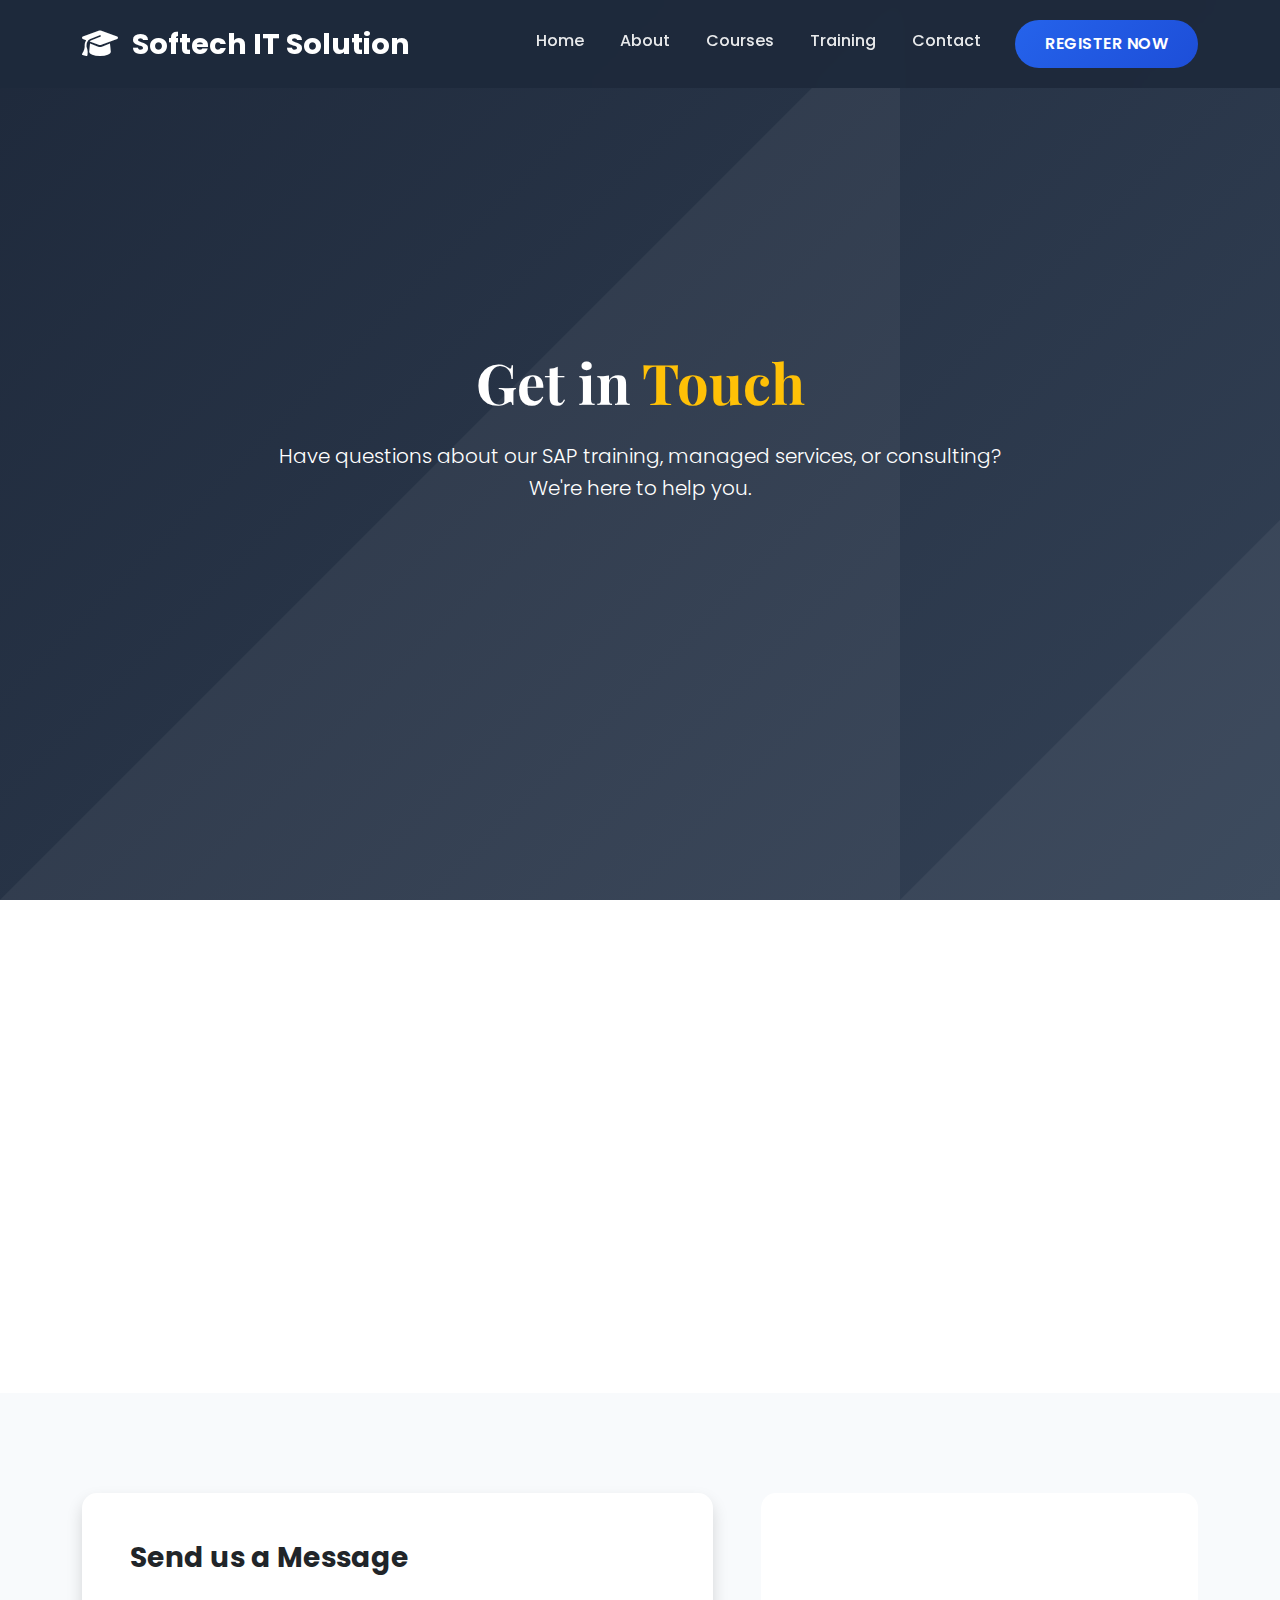
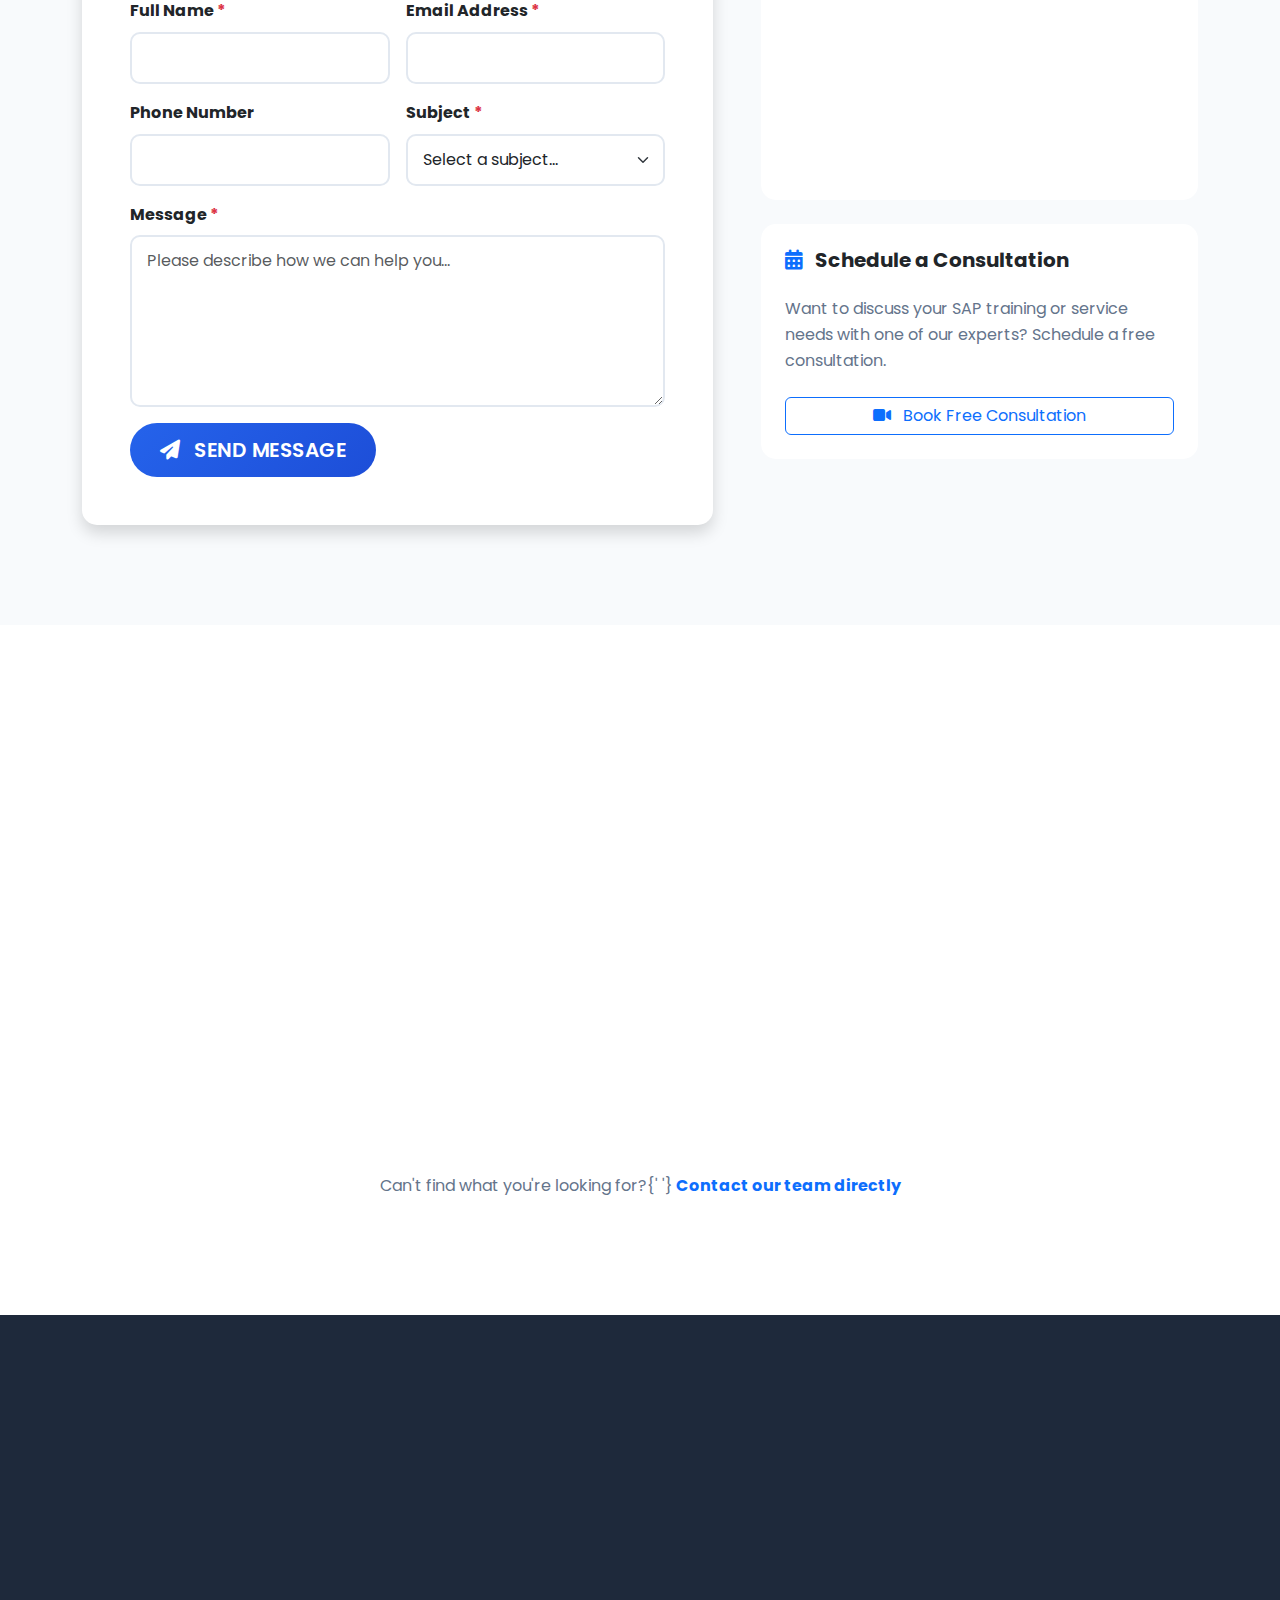
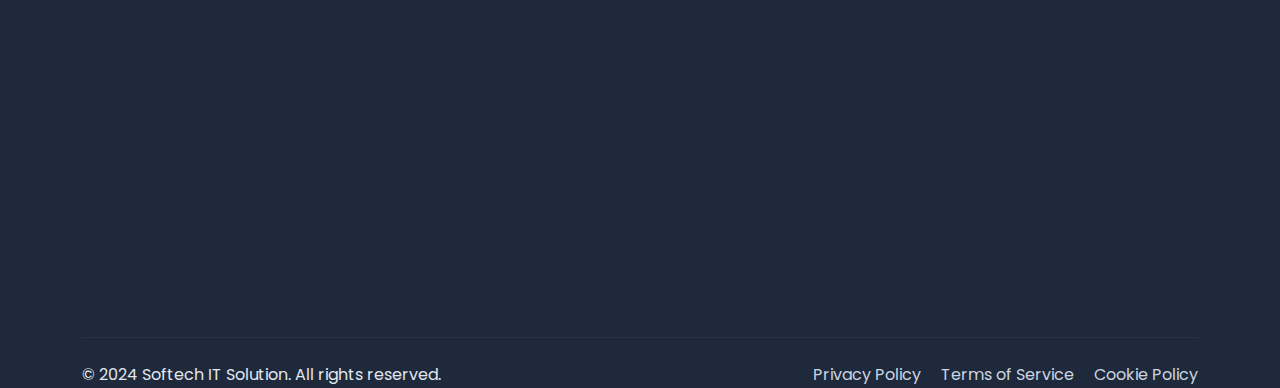
<file: pages/contact.html>
<!DOCTYPE html>
<html lang="en">

<head>
    <meta charset="UTF-8">
    <meta name="viewport" content="width=device-width, initial-scale=1.0">
    <title>Softech IT Solution - Contact Us</title>
    <meta name="description"
        content="Get in touch with Softech IT Solution. Find our contact information and location.">
    <meta name="author" content="Softech IT Solution">

    <!-- Bootstrap CSS -->
    <link href="https://cdn.jsdelivr.net/npm/bootstrap@5.3.0/dist/css/bootstrap.min.css" rel="stylesheet">
    <!-- Font Awesome -->
    <link rel="stylesheet" href="https://cdnjs.cloudflare.com/ajax/libs/font-awesome/6.4.0/css/all.min.css">
    <!-- Google Fonts -->
    <link
        href="https://fonts.googleapis.com/css2?family=Poppins:wght@300;400;500;600;700&family=Playfair+Display:wght@400;500;600;700&display=swap"
        rel="stylesheet">
    <!-- Custom CSS -->
    <link rel="stylesheet" href="../assests/css/style.css">
</head>

<body>
    <!-- Navigation -->
    <nav class="navbar navbar-expand-lg fixed-top navbar-custom" id="navbar">
        <div class="container">
            <a class="navbar-brand animate-fadeInLeft" href="/">
                <i class="fas fa-graduation-cap me-2"></i>
                Softech IT Solution
            </a>

            <button class="navbar-toggler" type="button" data-bs-toggle="collapse" data-bs-target="#navbarNav">
                <span class="navbar-toggler-icon text-light"></span>
            </button>

            <div class="collapse navbar-collapse" id="navbarNav">
                <ul class="navbar-nav ms-auto">
                    <li class="nav-item">
                        <a class="nav-link active" href="/">Home</a>
                    </li>
                    <li class="nav-item">
                        <a class="nav-link" href="/pages/about.html">About</a>
                    </li>
                    <li class="nav-item">
                        <a class="nav-link" href="/pages/courses.html">Courses</a>
                    </li>
                    <li class="nav-item">
                        <a class="nav-link" href="/pages/training.html">Training</a>
                    </li>
                    <li class="nav-item">
                        <a class="nav-link" href="/pages/contact.html">Contact</a>
                    </li>
                    <li class="nav-item ms-3">
                        <a class="btn btn-primary-custom" href="/pages/register.html">Register Now</a>
                    </li>
                </ul>
            </div>
        </div>
    </nav>

    <!-- Hero Section -->
    <section class="hero-section">
        <div class="container">
            <div class="row justify-content-center text-center">
                <div class="col-lg-8">
                    <div class="animate-fadeInUp">
                        <h1 class="display-4 fw-bold text-white mb-4 font-playfair">
                            Get in <span class="text-warning">Touch</span>
                        </h1>
                        <p class="lead text-white mb-5">
                            Have questions about our SAP training, managed services, or consulting? We're here to help
                            you.
                        </p>
                    </div>
                </div>
            </div>
        </div>
    </section>

    <!-- Contact Info -->
    <section class="section-padding">
        <div class="container">
            <div class="row g-4 mb-5">
                <div class="col-lg-4 col-md-6">
                    <div class="text-center animate-fadeInUp">
                        <div class="feature-icon mb-4">
                            <i class="fas fa-map-marker-alt"></i>
                        </div>
                        <h5 class="fw-bold mb-3">Our Location</h5>
                        <p class="text-muted mb-1">Pristine Green, I 407, Gate No 216/1 (P)</p>
                        <p class="text-muted mb-1">Moshi Haveli Pune, Pimpri Chinchwad</p>
                        <p class="text-muted">Maharashtra 412105</p>
                    </div>
                </div>
                <div class="col-lg-4 col-md-6">
                    <div class="text-center animate-fadeInUp" style="animation-delay: 0.1s">
                        <div class="feature-icon mb-4">
                            <i class="fas fa-phone"></i>
                        </div>
                        <h5 class="fw-bold mb-3">Phone Number</h5>
                        <p class="text-muted mb-1">+91 95616 59590</p>
                        <p class="text-muted">Available during office hours</p>
                    </div>
                </div>
                <div class="col-lg-4 col-md-6">
                    <div class="text-center animate-fadeInUp" style="animation-delay: 0.2s">
                        <div class="feature-icon mb-4">
                            <i class="fas fa-envelope"></i>
                        </div>
                        <h5 class="fw-bold mb-3">Email Address</h5>
                        <p class="text-muted mb-1">info@softechit.co.in</p>
                        <p class="text-muted mb-1">admissions@softechit.co.in</p>
                        <p class="text-muted">support@softechit.co.in</p>
                    </div>
                </div>
            </div>
        </div>
    </section>

    <!-- Contact Form & Map -->
    <section class="section-padding bg-light">
        <div class="container">
            <div class="row g-5">
                <!-- Contact Form -->
                <div class="col-lg-7">
                    <div class="card card-hover shadow">
                        <div class="card-body p-5">
                            <h3 class="fw-bold mb-4">Send us a Message</h3>
                            <form>
                                <div class="row g-3">
                                    <div class="col-md-6">
                                        <label for="name" class="form-label fw-bold">
                                            Full Name <span class="text-danger">*</span>
                                        </label>
                                        <input type="text" class="form-control" id="name" name="name" required>
                                    </div>

                                    <div class="col-md-6">
                                        <label for="email" class="form-label fw-bold">
                                            Email Address <span class="text-danger">*</span>
                                        </label>
                                        <input type="email" class="form-control" id="email" name="email" required>
                                    </div>

                                    <div class="col-md-6">
                                        <label for="phone" class="form-label fw-bold">
                                            Phone Number
                                        </label>
                                        <input type="tel" class="form-control" id="phone" name="phone">
                                    </div>

                                    <div class="col-md-6">
                                        <label for="subject" class="form-label fw-bold">
                                            Subject <span class="text-danger">*</span>
                                        </label>
                                        <select class="form-select" id="subject" name="subject" required>
                                            <option value="">Select a subject...</option>
                                            <option value="general">General Inquiry</option>
                                            <option value="admissions">SAP Training Admissions</option>
                                            <option value="courses">SAP Course Information</option>
                                            <option value="corporate">Corporate SAP Training</option>
                                            <option value="technical">Technical Support (SAP)</option>
                                            <option value="billing">Billing & Payment</option>
                                            <option value="services">SAP Managed Services/Consulting</option>
                                        </select>
                                    </div>

                                    <div class="col-12">
                                        <label for="message" class="form-label fw-bold">
                                            Message <span class="text-danger">*</span>
                                        </label>
                                        <textarea class="form-control" id="message" name="message" rows="6" placeholder="Please describe how we can help you...
                                            "></textarea>
                                    </div>

                                    <div class="col-12">
                                        <button type="submit" class="btn btn-primary-custom btn-lg">
                                            <i class="fas fa-paper-plane me-2"></i>
                                            Send Message
                                        </button>
                                    </div>
                                </div>
                            </form>
                        </div>
                    </div>
                </div>

                <!-- Map & Additional Info -->
                <div class="col-lg-5">
                    <div class="mb-4">
                        <div class="card">
                            <div class="card-body p-0">
                                <iframe
                                    src="https://www.google.com/maps/embed?pb=!1m18!1m12!1m3!1d3777.9199094406297!2d73.8268743!3d18.805926700000002!2m3!1f0!2f0!3f0!3m2!1i1024!2i768!4f13.1!3m3!1m2!1s0x3bc2c67f87762e9b%3A0x6b9520d1df067364!2sPristine%20Green!5e0!3m2!1sen!2sin!4v1717823164729!5m2!1sen!2sin"
                                    width="100%" height="300" style="border: 0;" allowfullscreen="" loading="lazy"
                                    referrerpolicy="no-referrer-when-downgrade"></iframe>
                            </div>
                        </div>
                    </div>

                    <div class="card">
                        <div class="card-body p-4">
                            <h5 class="fw-bold mb-4">
                                <i class="fas fa-calendar-alt text-primary me-2"></i>
                                Schedule a Consultation
                            </h5>
                            <p class="text-muted mb-4">
                                Want to discuss your SAP training or service needs with one of our experts?
                                Schedule a free consultation.
                            </p>
                            <div class="d-grid">
                                <a href="contact.html" class="btn btn-outline-primary">
                                    <i class="fas fa-video me-2"></i>
                                    Book Free Consultation
                                </a>
                            </div>
                        </div>
                    </div>
                </div>
            </div>
        </div>
    </section>

    <!-- FAQ Section -->
    <section class="section-padding">
        <div class="container">
            <div class="row justify-content-center">
                <div class="col-lg-8">
                    <div class="text-center mb-5">
                        <h2 class="display-6 fw-bold mb-3 font-playfair animate-fadeInUp">
                            Frequently Asked <span class="text-primary-custom">Questions</span>
                        </h2>
                        <p class="lead text-muted animate-fadeInUp">
                            Quick answers to common questions about our SAP services and training
                        </p>
                    </div>

                    <div class="accordion" id="faqAccordion">
                        <div class="accordion-item mb-3 animate-fadeInUp">
                            <h2 class="accordion-header">
                                <button class="accordion-button collapsed fw-bold" type="button"
                                    data-bs-toggle="collapse" data-bs-target="#faq0">
                                    What SAP training programs do you offer?
                                </button>
                            </h2>
                            <div id="faq0" class="accordion-collapse collapse" data-bs-parent="#faqAccordion">
                                <div class="accordion-body text-muted">
                                    We offer comprehensive training in various SAP functional and technical modules,
                                    including MM, SD, FICO, ABAP, and more. Visit our Courses page for a full list.
                                </div>
                            </div>
                        </div>

                        <div class="accordion-item mb-3 animate-fadeInUp" style="animation-delay: 0.1s">
                            <h2 class="accordion-header">
                                <button class="accordion-button collapsed fw-bold" type="button"
                                    data-bs-toggle="collapse" data-bs-target="#faq1">
                                    Do you provide placement assistance after SAP training?
                                </button>
                            </h2>
                            <div id="faq1" class="accordion-collapse collapse" data-bs-parent="#faqAccordion">
                                <div class="accordion-body text-muted">
                                    Yes, we provide placement assistance to help our students find job opportunities in
                                    the SAP ecosystem after completing their training.
                                </div>
                            </div>
                        </div>

                        <div class="accordion-item mb-3 animate-fadeInUp" style="animation-delay: 0.2s">
                            <h2 class="accordion-header">
                                <button class="accordion-button collapsed fw-bold" type="button"
                                    data-bs-toggle="collapse" data-bs-target="#faq2">
                                    What are your SAP managed services?
                                </button>
                            </h2>
                            <div id="faq2" class="accordion-collapse collapse" data-bs-parent="#faqAccordion">
                                <div class="accordion-body text-muted">
                                    Our managed services cover a wide range of SAP support, including Basis support,
                                    functional support, S/4HANA services, GST migration, and more.
                                </div>
                            </div>
                        </div>

                        <div class="accordion-item mb-3 animate-fadeInUp" style="animation-delay: 0.3s">
                            <h2 class="accordion-header">
                                <button class="accordion-button collapsed fw-bold" type="button"
                                    data-bs-toggle="collapse" data-bs-target="#faq3">
                                    How can we inquire about SAP consulting services?
                                </button>
                            </h2>
                            <div id="faq3" class="accordion-collapse collapse" data-bs-parent="#faqAccordion">
                                <div class="accordion-body text-muted">
                                    You can contact us directly via the form above, email, or phone to discuss your
                                    specific SAP consulting needs. We offer customized solutions.
                                </div>
                            </div>
                        </div>
                    </div>

                    <div class="text-center mt-5">
                        <p class="text-muted">
                            Can't find what you're looking for?{' '}
                            <a href="contact.html" class="text-primary text-decoration-none fw-bold">
                                Contact our team directly
                            </a>
                        </p>
                    </div>
                </div>
            </div>
        </div>
    </section>

    <!-- Footer -->
    <footer class="footer-custom">
        <div class="container">
            <div class="row section-padding">
                <div class="col-lg-4 col-md-6 mb-4">
                    <div class="animate-fadeInUp">
                        <h3 class="font-playfair mb-4">
                            <i class="fas fa-graduation-cap me-2 text-secondary-custom"></i>
                            Softech IT Solution
                        </h3>
                        <p class="mb-4">
                            Empowering minds, shaping futures. We provide world-class education and training
                            to help you achieve your professional goals and unlock your potential.
                        </p>
                        <div class="d-flex gap-3">
                            <a href="#" class="text-decoration-none">
                                <i class="fab fa-facebook-f fs-5"></i>
                            </a>
                            <a href="#" class="text-decoration-none">
                                <i class="fab fa-twitter fs-5"></i>
                            </a>
                            <a href="#" class="text-decoration-none">
                                <i class="fab fa-linkedin-in fs-5"></i>
                            </a>
                            <a href="#" class="text-decoration-none">
                                <i class="fab fa-instagram fs-5"></i>
                            </a>
                        </div>
                    </div>
                </div>

                <div class="col-lg-2 col-md-6 mb-4">
                    <div class="animate-fadeInUp" style="animation-delay: 0.1s">
                        <h5 class="mb-4 text-secondary-custom">Quick Links</h5>
                        <ul class="list-unstyled">
                            <li class="mb-2">
                                <a href="/">Home</a>
                            </li>
                            <li class="mb-2">
                                <a href="about.html" class="text-decoration-none">About Us</a>
                            </li>
                            <li class="mb-2">
                                <a href="courses.html" class="text-decoration-none">Courses</a>
                            </li>
                            <li class="mb-2">
                                <a href="training.html" class="text-decoration-none">Training</a>
                            </li>
                            <li class="mb-2">
                                <a href="contact.html" class="text-decoration-none">Contact</a>
                            </li>
                        </ul>
                    </div>
                </div>

                <div class="col-lg-3 col-md-6 mb-4">
                    <div class="animate-fadeInUp" style="animation-delay: 0.2s">
                        <h5 class="mb-4 text-secondary-custom">Popular Courses</h5>
                        <ul class="list-unstyled">
                            <li class="mb-2">
                                <a href="course-detail.html?course=web-development" class="text-decoration-none">Web
                                    Development</a>
                            </li>
                            <li class="mb-2">
                                <a href="course-detail.html?course=data-science" class="text-decoration-none">Data
                                    Science</a>
                            </li>
                            <li class="mb-2">
                                <a href="digital-marketing" class="text-decoration-none">Digital Marketing</a>
                            </li>
                            <li class="mb-2">
                                <a href="mobile-development" class="text-decoration-none">Mobile Development</a>
                            </li>
                            <li class="mb-2">
                                <a href="ui-ux-design" class="text-decoration-none">UI/UX
                                    Design</a>
                            </li>
                        </ul>
                    </div>
                </div>

                <div class="col-lg-3 col-md-6 mb-4">
                    <div class="animate-fadeInUp" style="animation-delay: 0.3s">
                        <h5 class="mb-4 text-secondary-custom">Contact Info</h5>
                        <div class="mb-3">
                            <i class="fas fa-map-marker-alt me-3 text-secondary-custom"></i>
                            <span>Pristine Green , I 407 , Gate No 216/1 (P) Moshi Haveli Pune, Pimpri Chinchwad
                                Maharashtra 412105</span>
                        </div>
                        <div class="mb-3">
                            <i class="fas fa-phone me-3 text-secondary-custom"></i>
                            <span>+91 95616 59590</span>
                        </div>
                        <div class="mb-3">
                            <i class="fas fa-envelope me-3 text-secondary-custom"></i>
                            <span>info@softechit.co.in</span>
                        </div>
                        <div class="mb-3">
                            <i class="fas fa-envelope me-3 text-secondary-custom"></i>
                            <span>admissions@softechit.co.in</span>
                        </div>
                        <div class="mb-3">
                            <i class="fas fa-envelope me-3 text-secondary-custom"></i>
                            <span>support@softechit.co.in</span>
                        </div>
                        <div class="mb-3">
                            <i class="fas fa-clock me-3 text-secondary-custom"></i>
                            <span>Mon - Fri: 9:00 AM - 6:00 PM</span>
                        </div>
                    </div>
                </div>
            </div>

            <hr class="my-4" style="border-color: #4a5568;">

            <div class="row align-items-center">
                <div class="col-md-6">
                    <p class="mb-0 text-center text-md-start">
                        © 2024 Softech IT Solution. All rights reserved.
                    </p>
                </div>
                <div class="col-md-6">
                    <div class="text-center text-md-end">
                        <a href="#" class="text-decoration-none me-3">Privacy Policy</a>
                        <a href="#" class="text-decoration-none me-3">Terms of Service</a>
                        <a href="#" class="text-decoration-none">Cookie Policy</a>
                    </div>
                </div>
            </div>
        </div>
    </footer>

    <!-- Bootstrap JS -->
    <script src="https://cdn.jsdelivr.net/npm/bootstrap@5.3.0/dist/js/bootstrap.bundle.min.js"></script>
    <!-- Custom JS -->
    <script src="../assests/js/main.js"></script>
</body>

</html>
</file>
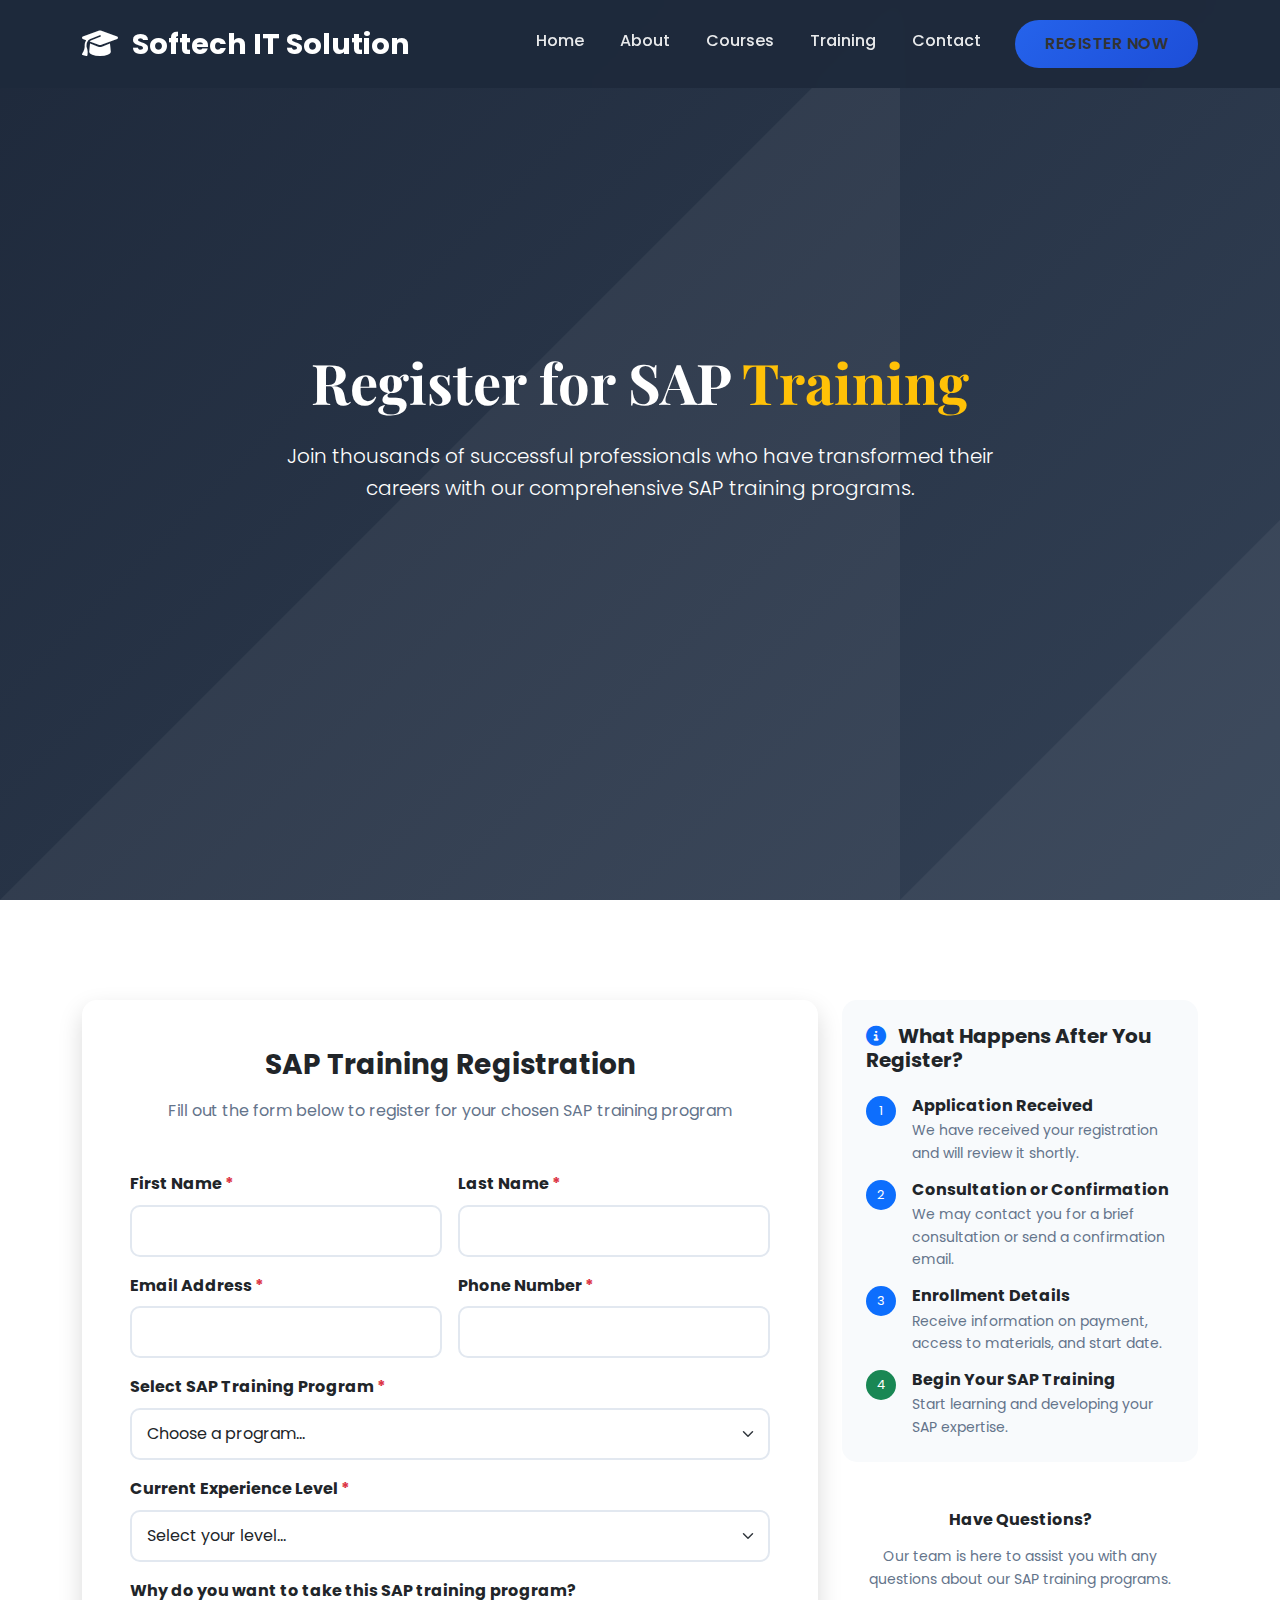
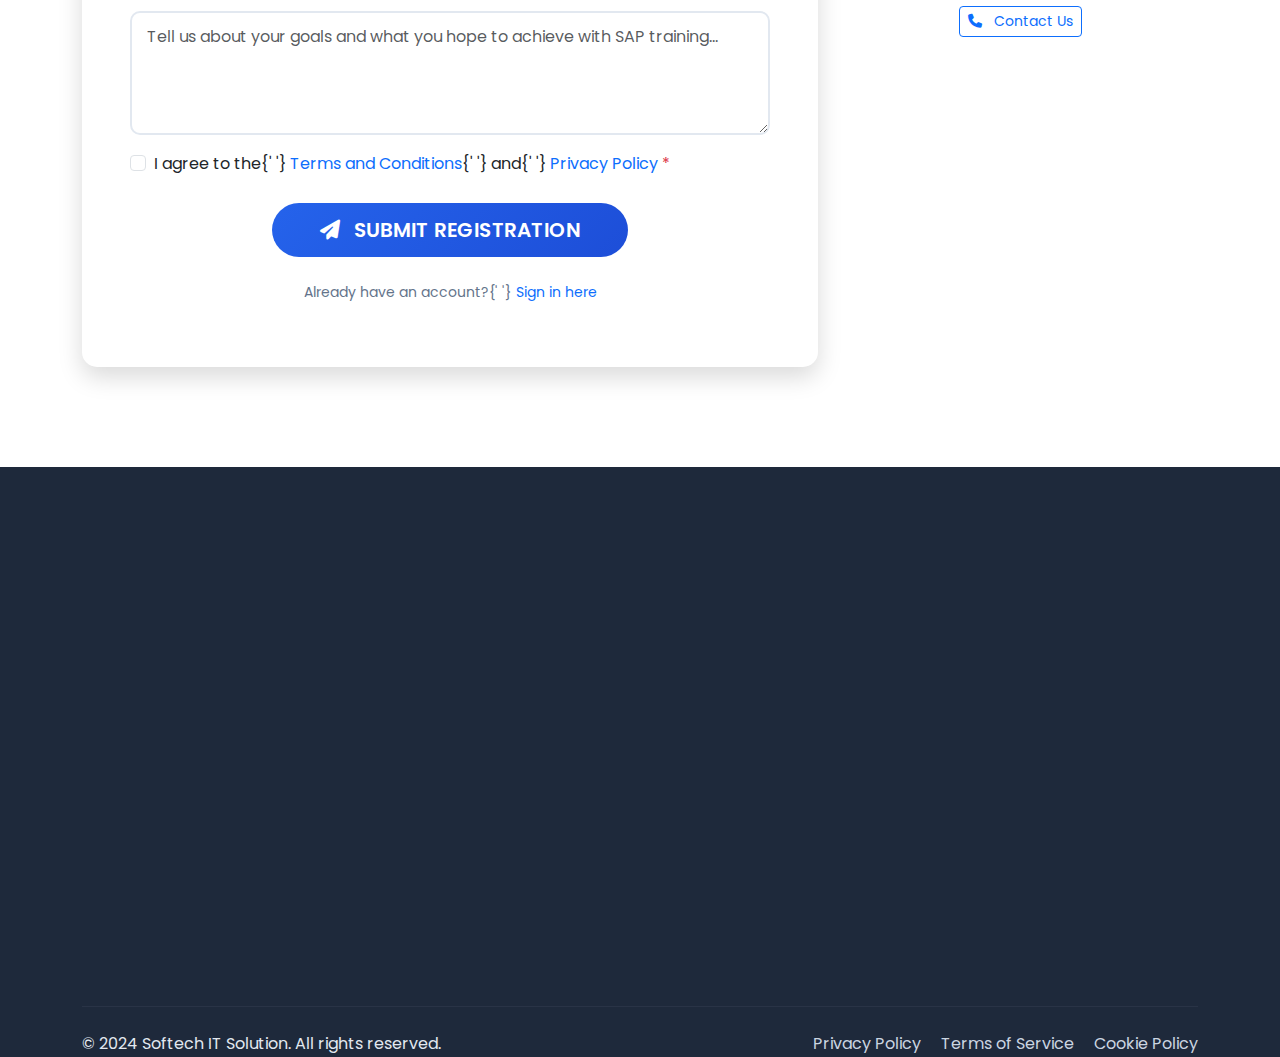
<file: pages/register.html>
<!DOCTYPE html>
<html lang="en">

<head>
    <meta charset="UTF-8">
    <meta name="viewport" content="width=device-width, initial-scale=1.0">
    <title>Softech IT Solution - Register Now</title>
    <meta name="description" content="Register for a course or training program at Softech IT Solution.">
    <meta name="author" content="Softech IT Solution">

    <!-- Bootstrap CSS -->
    <link href="https://cdn.jsdelivr.net/npm/bootstrap@5.3.0/dist/css/bootstrap.min.css" rel="stylesheet">
    <!-- Font Awesome -->
    <link rel="stylesheet" href="https://cdnjs.cloudflare.com/ajax/libs/font-awesome/6.4.0/css/all.min.css">
    <!-- Google Fonts -->
    <link
        href="https://fonts.googleapis.com/css2?family=Poppins:wght@300;400;500;600;700&family=Playfair+Display:wght@400;500;600;700&display=swap"
        rel="stylesheet">
    <!-- Custom CSS -->
    <link rel="stylesheet" href="../assests/css/style.css">
</head>

<body>
    <!-- Navigation -->
    <nav class="navbar navbar-expand-lg fixed-top navbar-custom" id="navbar">
        <div class="container">
            <a class="navbar-brand animate-fadeInLeft" href="/">
                <i class="fas fa-graduation-cap me-2"></i>
                Softech IT Solution
            </a>

            <button class="navbar-toggler" type="button" data-bs-toggle="collapse" data-bs-target="#navbarNav">
                <span class="navbar-toggler-icon text-light"></span>
            </button>

            <div class="collapse navbar-collapse" id="navbarNav">
                <ul class="navbar-nav ms-auto">
                    <li class="nav-item">
                        <a class="nav-link" href="/">Home</a>
                    </li>
                    <li class="nav-item">
                        <a class="nav-link" href="/pages/about.html">About</a>
                    </li>
                    <li class="nav-item">
                        <a class="nav-link" href="/pages/courses.html">Courses</a>
                    </li>
                    <li class="nav-item">
                        <a class="nav-link" href="/pages/training.html">Training</a>
                    </li>
                    <li class="nav-item">
                        <a class="nav-link" href="/pages/contact.html">Contact</a>
                    </li>
                    <li class="nav-item ms-3">
                        <a class="btn btn-primary-custom active" href="/pages/register.html">Register Now</a>
                    </li>
                </ul>
            </div>
        </div>
    </nav>

    <!-- Hero Section -->
    <section class="hero-section">
        <div class="container">
            <div class="row justify-content-center text-center">
                <div class="col-lg-8">
                    <div class="animate-fadeInUp">
                        <h1 class="display-4 fw-bold text-white mb-4 font-playfair">
                            Register for SAP <span class="text-warning">Training</span>
                        </h1>
                        <p class="lead text-white mb-5">
                            Join thousands of successful professionals who have transformed their careers
                            with our comprehensive SAP training programs.
                        </p>
                    </div>
                </div>
            </div>
        </div>
    </section>

    <!-- Registration Form -->
    <section class="section-padding">
        <div class="container">
            <div class="row justify-content-center">
                <div class="col-lg-8">
                    <div class="card card-hover shadow-lg">
                        <div class="card-body p-5">
                            <div class="text-center mb-5">
                                <h2 class="h3 fw-bold mb-3">SAP Training Registration</h2>
                                <p class="text-muted">Fill out the form below to register for your chosen SAP training
                                    program</p>
                            </div>

                            <form>
                                <div class="row g-3">
                                    <!-- Personal Information -->
                                    <div class="col-md-6">
                                        <label for="firstName" class="form-label fw-bold">
                                            First Name <span class="text-danger">*</span>
                                        </label>
                                        <input type="text" class="form-control" id="firstName" name="firstName"
                                            required>
                                    </div>

                                    <div class="col-md-6">
                                        <label for="lastName" class="form-label fw-bold">
                                            Last Name <span class="text-danger">*</span>
                                        </label>
                                        <input type="text" class="form-control" id="lastName" name="lastName" required>
                                    </div>

                                    <div class="col-md-6">
                                        <label for="email" class="form-label fw-bold">
                                            Email Address <span class="text-danger">*</span>
                                        </label>
                                        <input type="email" class="form-control" id="email" name="email" required>
                                    </div>

                                    <div class="col-md-6">
                                        <label for="phone" class="form-label fw-bold">
                                            Phone Number <span class="text-danger">*</span>
                                        </label>
                                        <input type="tel" class="form-control" id="phone" name="phone" required>
                                    </div>

                                    <!-- Course Selection -->
                                    <div class="col-12">
                                        <label for="course" class="form-label fw-bold">
                                            Select SAP Training Program <span class="text-danger">*</span>
                                        </label>
                                        <select class="form-select" id="course" name="course" required>
                                            <option value="">Choose a program...</option>
                                            <option value="sap-mm-ewm">SAP MM / EWM Training</option>
                                            <option value="sap-abap">SAP ABAP on HANA / Workflow / RAP / BTP</option>
                                            <option value="sap-fico">SAP FICO Training</option>
                                            <option value="sap-pp-qm">SAP PP / QM Training</option>
                                            <option value="sap-hcm">SAP HCM / Success factor Training</option>
                                            <option value="sap-ariba">SAP ARIBA Course</option>
                                            <option value="sap-pm">SAP PM Course</option>
                                            <option value="sap-abap-hana">SAP ABAP ON HANA</option>
                                        </select>
                                    </div>

                                    <!-- Experience Level -->
                                    <div class="col-12">
                                        <label for="experience" class="form-label fw-bold">
                                            Current Experience Level <span class="text-danger">*</span>
                                        </label>
                                        <select class="form-select" id="experience" name="experience" required>
                                            <option value="">Select your level...</option>
                                            <option value="beginner">Beginner - No prior SAP experience</option>
                                            <option value="some-experience">Some SAP Experience - Basic knowledge
                                            </option>
                                            <option value="intermediate">Intermediate - 1-3 years SAP experience
                                            </option>
                                            <option value="advanced">Advanced - 3+ years SAP experience</option>
                                        </select>
                                    </div>

                                    <!-- Motivation -->
                                    <div class="col-12">
                                        <label for="motivation" class="form-label fw-bold">
                                            Why do you want to take this SAP training program?
                                        </label>
                                        <textarea class="form-control" id="motivation" name="motivation" rows="4"
                                            placeholder="Tell us about your goals and what you hope to achieve with SAP training..."></textarea>
                                    </div>

                                    <!-- Terms and Conditions -->
                                    <div class="col-12">
                                        <div class="form-check">
                                            <input class="form-check-input" type="checkbox" id="agreeTerms"
                                                name="agreeTerms" required>
                                            <label class="form-check-label" for="agreeTerms">
                                                I agree to the{' '}
                                                <a href="#" class="text-primary text-decoration-none">Terms and
                                                    Conditions</a>{' '}
                                                and{' '}
                                                <a href="#" class="text-primary text-decoration-none">Privacy Policy</a>
                                                <span class="text-danger">*</span>
                                            </label>
                                        </div>
                                    </div>

                                    <!-- Submit Button -->
                                    <div class="col-12 text-center mt-4">
                                        <button type="submit" class="btn btn-primary-custom btn-lg px-5">
                                            <i class="fas fa-paper-plane me-2"></i>
                                            Submit Registration
                                        </button>
                                    </div>
                                </div>
                            </form>

                            <div class="text-center mt-4">
                                <p class="text-muted small">
                                    Already have an account?{' '}
                                    <a href="#" class="text-primary text-decoration-none">Sign in here</a>
                                </p>
                            </div>
                        </div>
                    </div>
                </div>

                <!-- Sidebar Info -->
                <div class="col-lg-4">
                    <div class="card bg-light">
                        <div class="card-body p-4">
                            <h5 class="fw-bold mb-4">
                                <i class="fas fa-info-circle text-primary me-2"></i>
                                What Happens After You Register?
                            </h5>

                            <div class="d-flex mb-3">
                                <div class="flex-shrink-0">
                                    <div class="bg-primary text-white rounded-circle d-flex align-items-center justify-content-center"
                                        style="width: 30px; height: 30px; font-size: 0.8rem;">
                                        1
                                    </div>
                                </div>
                                <div class="flex-grow-1 ms-3">
                                    <h6 class="fw-bold mb-1">Application Received</h6>
                                    <p class="small text-muted mb-0">
                                        We have received your registration and will review it shortly.
                                    </p>
                                </div>
                            </div>

                            <div class="d-flex mb-3">
                                <div class="flex-shrink-0">
                                    <div class="bg-primary text-white rounded-circle d-flex align-items-center justify-content-center"
                                        style="width: 30px; height: 30px; font-size: 0.8rem;">
                                        2
                                    </div>
                                </div>
                                <div class="flex-grow-1 ms-3">
                                    <h6 class="fw-bold mb-1">Consultation or Confirmation</h6>
                                    <p class="small text-muted mb-0">
                                        We may contact you for a brief consultation or send a confirmation email.
                                    </p>
                                </div>
                            </div>

                            <div class="d-flex mb-3">
                                <div class="flex-shrink-0">
                                    <div class="bg-primary text-white rounded-circle d-flex align-items-center justify-content-center"
                                        style="width: 30px; height: 30px; font-size: 0.8rem;">
                                        3
                                    </div>
                                </div>
                                <div class="flex-grow-1 ms-3">
                                    <h6 class="fw-bold mb-1">Enrollment Details</h6>
                                    <p class="small text-muted mb-0">
                                        Receive information on payment, access to materials, and start date.
                                    </p>
                                </div>
                            </div>

                            <div class="d-flex">
                                <div class="flex-shrink-0">
                                    <div class="bg-success text-white rounded-circle d-flex align-items-center justify-content-center"
                                        style="width: 30px; height: 30px; font-size: 0.8rem;">
                                        4
                                    </div>
                                </div>
                                <div class="flex-grow-1 ms-3">
                                    <h6 class="fw-bold mb-1">Begin Your SAP Training</h6>
                                    <p class="small text-muted mb-0">
                                        Start learning and developing your SAP expertise.
                                    </p>
                                </div>
                            </div>
                        </div>
                    </div>

                    <div class="card mt-4">
                        <div class="card-body text-center p-4">
                            <h6 class="fw-bold mb-3">Have Questions?</h6>
                            <p class="small text-muted mb-3">
                                Our team is here to assist you with any questions about our SAP training programs.
                            </p>
                            <a href="contact.html" class="btn btn-outline-primary btn-sm">
                                <i class="fas fa-phone me-2"></i>
                                Contact Us
                            </a>
                        </div>
                    </div>
                </div>
            </div>
        </div>
    </section>

    <!-- Footer -->
    <footer class="footer-custom">
        <div class="container">
            <div class="row section-padding">
                <div class="col-lg-4 col-md-6 mb-4">
                    <div class="animate-fadeInUp">
                        <h3 class="font-playfair mb-4">
                            <i class="fas fa-graduation-cap me-2 text-secondary-custom"></i>
                            Softech IT Solution
                        </h3>
                        <p class="mb-4">
                            Empowering minds, shaping futures. We provide world-class education and training
                            to help you achieve your professional goals and unlock your potential.
                        </p>
                        <div class="d-flex gap-3">
                            <a href="#" class="text-decoration-none">
                                <i class="fab fa-facebook-f fs-5"></i>
                            </a>
                            <a href="#" class="text-decoration-none">
                                <i class="fab fa-twitter fs-5"></i>
                            </a>
                            <a href="#" class="text-decoration-none">
                                <i class="fab fa-linkedin-in fs-5"></i>
                            </a>
                            <a href="#" class="text-decoration-none">
                                <i class="fab fa-instagram fs-5"></i>
                            </a>
                        </div>
                    </div>
                </div>

                <div class="col-lg-2 col-md-6 mb-4">
                    <div class="animate-fadeInUp" style="animation-delay: 0.1s">
                        <h5 class="mb-4 text-secondary-custom">Quick Links</h5>
                        <ul class="list-unstyled">
                            <li class="mb-2">
                                <a href="/">Home</a>
                            </li>
                            <li class="mb-2">
                                <a href="about.html" class="text-decoration-none">About Us</a>
                            </li>
                            <li class="mb-2">
                                <a href="courses.html" class="text-decoration-none">Courses</a>
                            </li>
                            <li class="mb-2">
                                <a href="training.html" class="text-decoration-none">Training</a>
                            </li>
                            <li class="mb-2">
                                <a href="contact.html" class="text-decoration-none">Contact</a>
                            </li>
                        </ul>
                    </div>
                </div>

                <div class="col-lg-3 col-md-6 mb-4">
                    <div class="animate-fadeInUp" style="animation-delay: 0.2s">
                        <h5 class="mb-4 text-secondary-custom">Popular Courses</h5>
                        <ul class="list-unstyled">
                            <li class="mb-2">
                                <a href="course-detail.html?course=web-development" class="text-decoration-none">Web
                                    Development</a>
                            </li>
                            <li class="mb-2">
                                <a href="course-detail.html?course=data-science" class="text-decoration-none">Data
                                    Science</a>
                            </li>
                            <li class="mb-2">
                                <a href="digital-marketing" class="text-decoration-none">Digital Marketing</a>
                            </li>
                            <li class="mb-2">
                                <a href="mobile-development" class="text-decoration-none">Mobile Development</a>
                            </li>
                            <li class="mb-2">
                                <a href="ui-ux-design" class="text-decoration-none">UI/UX
                                    Design</a>
                            </li>
                        </ul>
                    </div>
                </div>

                <div class="col-lg-3 col-md-6 mb-4">
                    <div class="animate-fadeInUp" style="animation-delay: 0.3s">
                        <h5 class="mb-4 text-secondary-custom">Contact Info</h5>
                        <div class="mb-3">
                            <i class="fas fa-map-marker-alt me-3 text-secondary-custom"></i>
                            <span>Pristine Green , I 407 , Gate No 216/1 (P) Moshi Haveli Pune, Pimpri Chinchwad
                                Maharashtra 412105</span>
                        </div>
                        <div class="mb-3">
                            <i class="fas fa-phone me-3 text-secondary-custom"></i>
                            <span>+91 95616 59590</span>
                        </div>
                        <div class="mb-3">
                            <i class="fas fa-envelope me-3 text-secondary-custom"></i>
                            <span>info@softechit.co.in</span>
                        </div>
                        <div class="mb-3">
                            <i class="fas fa-clock me-3 text-secondary-custom"></i>
                            <span>Mon - Fri: 9:00 AM - 6:00 PM</span>
                        </div>
                    </div>
                </div>
            </div>

            <hr class="my-4" style="border-color: #4a5568;">

            <div class="row align-items-center">
                <div class="col-md-6">
                    <p class="mb-0 text-center text-md-start">
                        © 2024 Softech IT Solution. All rights reserved.
                    </p>
                </div>
                <div class="col-md-6">
                    <div class="text-center text-md-end">
                        <a href="#" class="text-decoration-none me-3">Privacy Policy</a>
                        <a href="#" class="text-decoration-none me-3">Terms of Service</a>
                        <a href="#" class="text-decoration-none">Cookie Policy</a>
                    </div>
                </div>
            </div>
        </div>
    </footer>

    <!-- Bootstrap JS -->
    <script src="https://cdn.jsdelivr.net/npm/bootstrap@5.3.0/dist/js/bootstrap.bundle.min.js"></script>
    <!-- Custom JS -->
    <script src="../assests/js/main.js"></script>
</body>

</html>
</file>
<file: assests/css/style.css>
/* Custom CSS Variables */
:root {
    --primary-color: #2563eb;
    --secondary-color: #f59e0b;
    --dark-color: #1e293b;
    --light-color: #f8fafc;
    --gradient-start: #2563eb;
    --gradient-end: #1d4ed8;
}

/* Global Styles */
* {
    margin: 0;
    padding: 0;
    box-sizing: border-box;
}

body {
    font-family: 'Poppins', sans-serif;
    line-height: 1.6;
    color: #333;
    overflow-x: hidden;
}

.font-playfair {
    font-family: 'Playfair Display', serif;
}

/* Custom Button Styles */
.btn-primary-custom {
    background: linear-gradient(135deg, var(--primary-color), var(--gradient-end));
    border: none;
    border-radius: 50px;
    padding: 12px 30px;
    font-weight: 600;
    text-transform: uppercase;
    letter-spacing: 0.5px;
    transition: all 0.3s ease;
    color: white;
    text-decoration: none;
    display: inline-block;
}

.btn-primary-custom:hover {
    transform: translateY(-2px);
    box-shadow: 0 10px 25px rgba(37, 99, 235, 0.3);
    color: white;
}

.btn-secondary-custom {
    background: linear-gradient(135deg, var(--secondary-color), #ea580c);
    border: none;
    border-radius: 50px;
    padding: 12px 30px;
    font-weight: 600;
    text-transform: uppercase;
    letter-spacing: 0.5px;
    transition: all 0.3s ease;
    color: white;
    text-decoration: none;
    display: inline-block;
}

.btn-secondary-custom:hover {
    transform: translateY(-2px);
    box-shadow: 0 10px 25px rgba(245, 158, 11, 0.3);
    color: white;
}

.text-primary-custom {
    color: var(--primary-color) !important;
}

.text-secondary-custom {
    color: var(--secondary-color) !important;
}

/* Navigation Styles */
.navbar-custom {
    background: rgba(30, 41, 59, 0.95);
    backdrop-filter: blur(10px);
    transition: all 0.3s ease;
    padding: 1rem 0;
}

.navbar-scrolled {
    background: rgba(30, 41, 59, 0.98);
    padding: 0.5rem 0;
}

.navbar-brand {
    font-size: 1.8rem;
    font-weight: 700;
    color: white !important;
}

.navbar-nav .nav-link {
    color: rgba(255, 255, 255, 0.9) !important;
    font-weight: 500;
    margin: 0 10px;
    transition: all 0.3s ease;
    position: relative;
}

.navbar-nav .nav-link:hover,
.navbar-nav .nav-link.active {
    color: var(--secondary-color) !important;
}

.navbar-nav .nav-link.active {
    font-weight: 700;
}

.navbar-toggler {
    border: none;
    color: white;
}

.navbar-toggler:focus {
    box-shadow: none;
}

/* Hero Section */
.hero-section {
    background: linear-gradient(135deg, var(--dark-color) 0%, #334155 100%);
    min-height: 100vh;
    display: flex;
    align-items: center;
    position: relative;
    overflow: hidden;
}

.hero-section::before {
    content: '';
    position: absolute;
    top: 0;
    left: 0;
    right: 0;
    bottom: 0;
    background: url('data:image/svg+xml,<svg xmlns="http://www.w3.org/2000/svg" viewBox="0 0 1000 1000"><polygon fill="%23ffffff" fill-opacity="0.05" points="0,1000 1000,0 1000,1000"/></svg>');
    z-index: 1;
}

.hero-section .container {
    position: relative;
    z-index: 2;
}

/* Background Gradients */
.bg-gradient-primary {
    background: linear-gradient(135deg, var(--primary-color) 0%, var(--gradient-end) 100%);
}

/* Section Padding */
.section-padding {
    padding: 100px 0;
}

/* Feature Icons */
.feature-icon {
    width: 80px;
    height: 80px;
    border-radius: 50%;
    background: linear-gradient(135deg, var(--primary-color), var(--gradient-end));
    display: flex;
    align-items: center;
    justify-content: center;
    margin: 0 auto 20px;
    transition: all 0.3s ease;
}

.feature-icon i {
    font-size: 2rem;
    color: white;
}

.feature-icon:hover {
    transform: translateY(-5px) scale(1.1);
    box-shadow: 0 15px 30px rgba(37, 99, 235, 0.3);
}

/* Card Styles */
.card {
    border: none;
    border-radius: 15px;
    overflow: hidden;
    transition: all 0.3s ease;
}

.card-hover:hover {
    transform: translateY(-10px);
    box-shadow: 0 20px 40px rgba(0, 0, 0, 0.1);
}

.course-card {
    height: 100%;
}

.course-price {
    font-size: 1.5rem;
    font-weight: 700;
    color: var(--primary-color);
}

/* Statistics */
.stat-number {
    font-size: 3.5rem;
    font-weight: 700;
    margin-bottom: 10px;
    background: linear-gradient(135deg, #ffffff, #f1f5f9);
    -webkit-background-clip: text;
    -webkit-text-fill-color: transparent;
    background-clip: text;
}

/* Footer */
.footer-custom {
    background: var(--dark-color);
    color: #e2e8f0;
}

.footer-custom a {
    color: #cbd5e1;
    transition: color 0.3s ease;
}

.footer-custom a:hover {
    color: var(--secondary-color);
}

/* Animations */
@keyframes fadeInUp {
    from {
        opacity: 0;
        transform: translateY(30px);
    }

    to {
        opacity: 1;
        transform: translateY(0);
    }
}

@keyframes fadeInLeft {
    from {
        opacity: 0;
        transform: translateX(-30px);
    }

    to {
        opacity: 1;
        transform: translateX(0);
    }
}

@keyframes fadeInRight {
    from {
        opacity: 0;
        transform: translateX(30px);
    }

    to {
        opacity: 1;
        transform: translateX(0);
    }
}

@keyframes float {

    0%,
    100% {
        transform: translateY(0px);
    }

    50% {
        transform: translateY(-20px);
    }
}

.animate-fadeInUp {
    animation: fadeInUp 0.8s ease-out forwards;
}

.animate-fadeInLeft {
    animation: fadeInLeft 0.8s ease-out forwards;
}

.animate-fadeInRight {
    animation: fadeInRight 0.8s ease-out forwards;
}

.animate-float {
    animation: float 3s ease-in-out infinite;
}

/* Loading Spinner */
.loading-spinner {
    width: 20px;
    height: 20px;
    border: 2px solid #ffffff;
    border-top: 2px solid transparent;
    border-radius: 50%;
    animation: spin 1s linear infinite;
    display: inline-block;
}

@keyframes spin {
    0% {
        transform: rotate(0deg);
    }

    100% {
        transform: rotate(360deg);
    }
}

/* Form Styles */
.form-control {
    border-radius: 10px;
    border: 2px solid #e2e8f0;
    padding: 12px 15px;
    transition: all 0.3s ease;
}

.form-control:focus {
    border-color: var(--primary-color);
    box-shadow: 0 0 0 0.2rem rgba(37, 99, 235, 0.25);
}

.form-select {
    border-radius: 10px;
    border: 2px solid #e2e8f0;
    padding: 12px 15px;
    transition: all 0.3s ease;
}

.form-select:focus {
    border-color: var(--primary-color);
    box-shadow: 0 0 0 0.2rem rgba(37, 99, 235, 0.25);
}

/* Responsive Design */
@media (max-width: 768px) {
    .hero-section {
        min-height: 80vh;
        padding: 50px 0;
    }

    .section-padding {
        padding: 60px 0;
    }

    .display-4 {
        font-size: 2.5rem;
    }

    .display-5 {
        font-size: 2rem;
    }

    .stat-number {
        font-size: 2.5rem;
    }
}

@media (max-width: 576px) {
    .display-4 {
        font-size: 2rem;
    }

    .display-5 {
        font-size: 1.8rem;
    }

    .btn-lg {
        padding: 10px 20px;
        font-size: 1rem;
    }
}

/* Additional Utility Classes */
.bg-light {
    background-color: #f8fafc !important;
}

.text-muted {
    color: #64748b !important;
}

.shadow-lg {
    box-shadow: 0 10px 25px rgba(0, 0, 0, 0.15) !important;
}

/* Accordion Styles */
.accordion-button {
    background-color: #f8fafc;
    border: none;
    border-radius: 10px !important;
    margin-bottom: 10px;
    font-weight: 600;
}

.accordion-button:not(.collapsed) {
    background-color: var(--primary-color);
    color: white;
}

.accordion-button:focus {
    box-shadow: none;
}

.accordion-item {
    border: none;
    margin-bottom: 15px;
}

.accordion-body {
    border-radius: 0 0 10px 10px;
    background-color: #f8fafc;
}
</file>
